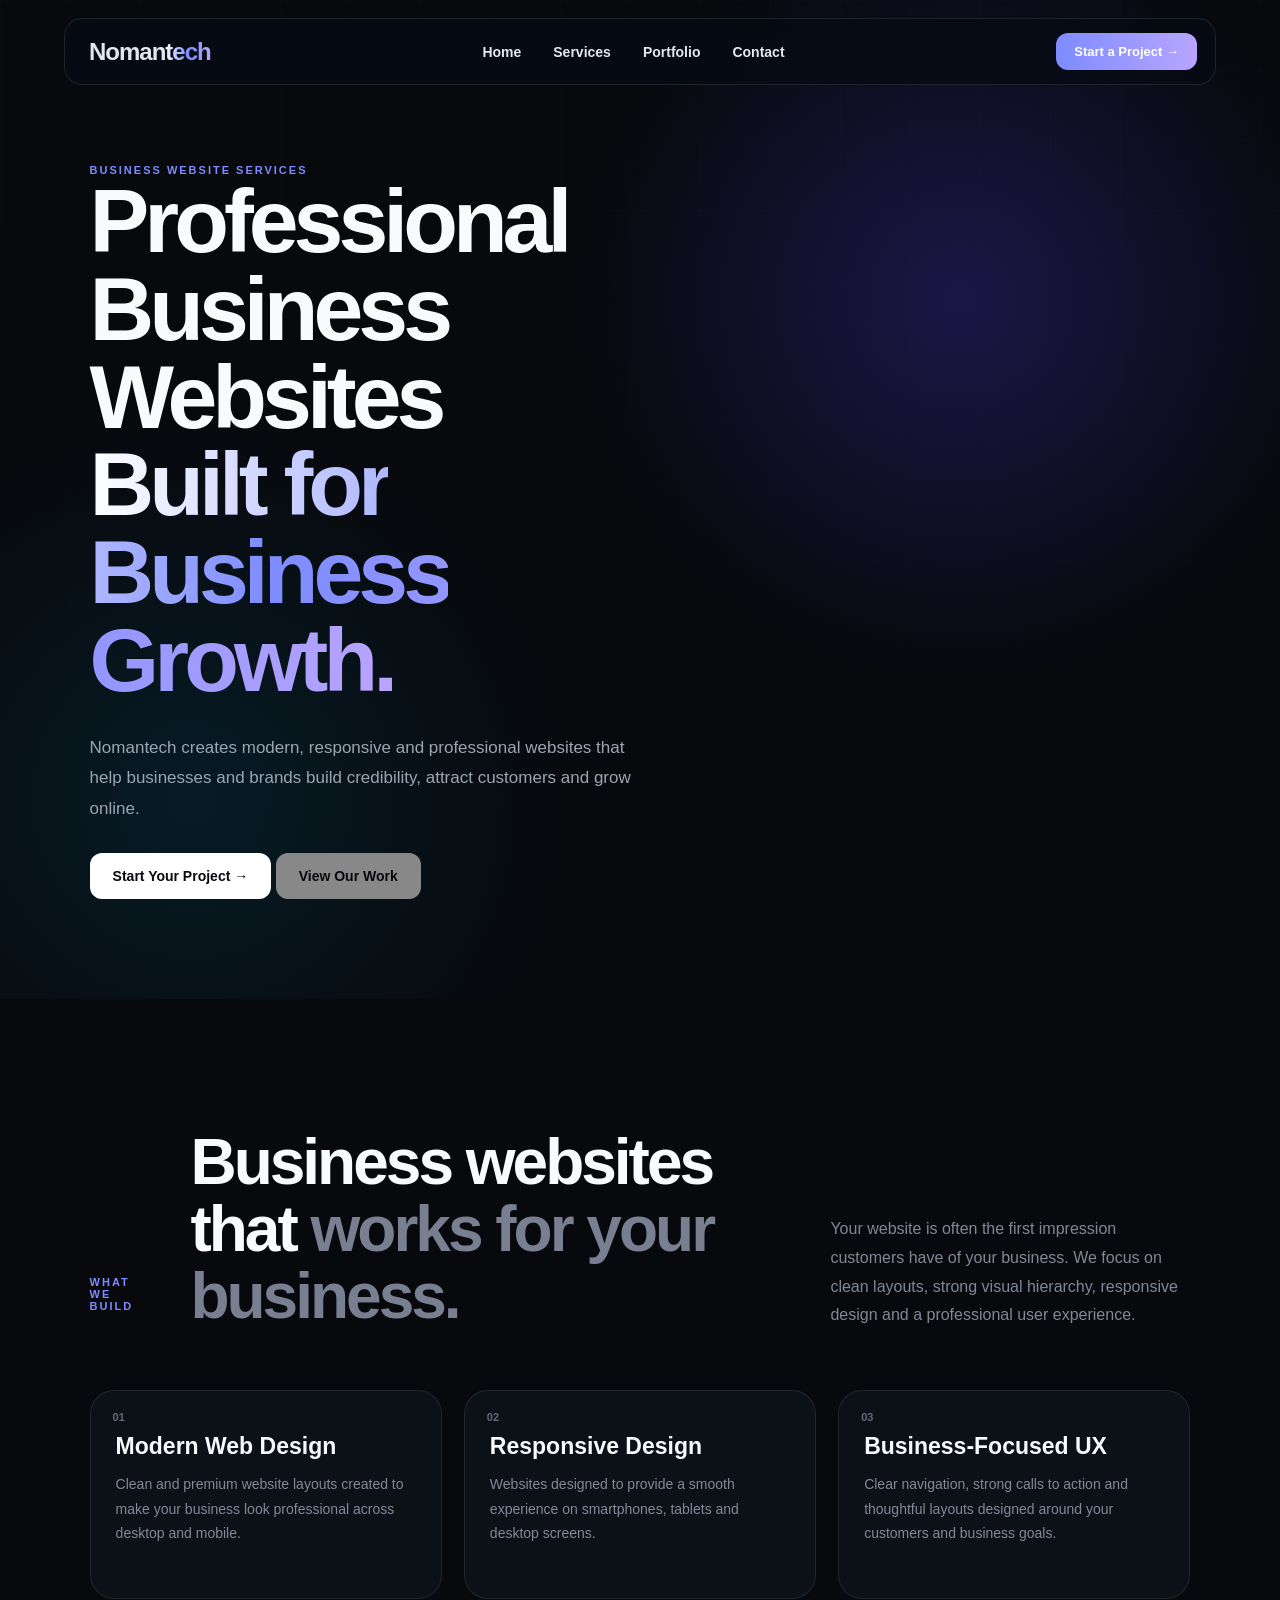
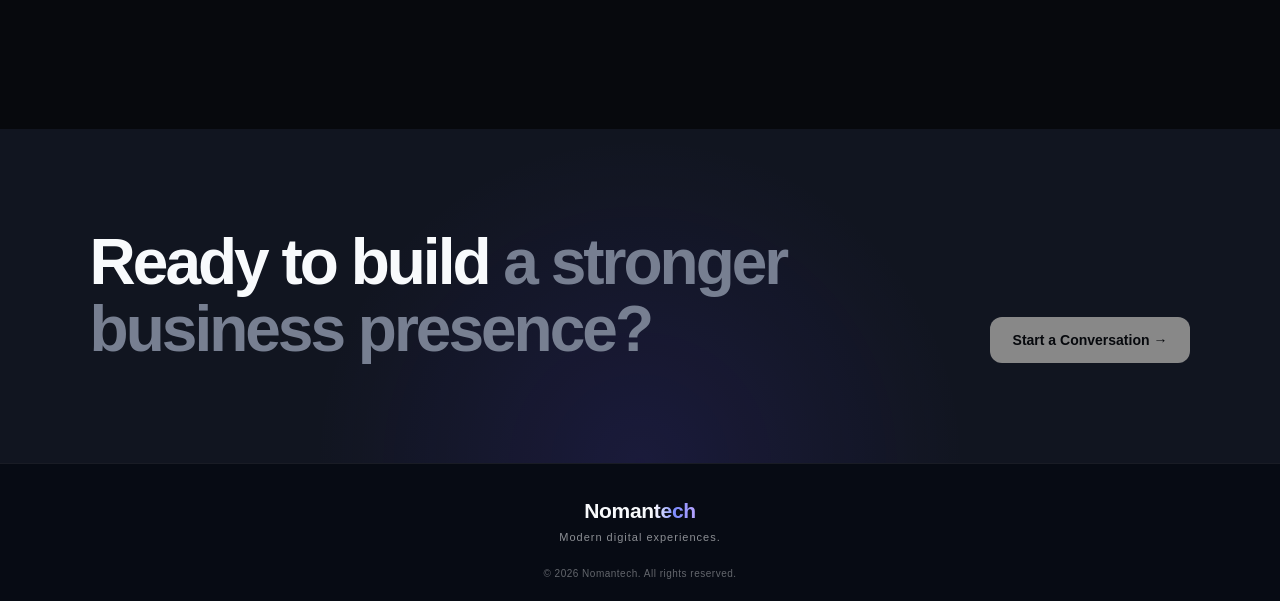
<file: business-websites.html>
<!DOCTYPE html>
<html lang="en">
<head>
    <meta charset="UTF-8">
    <meta name="viewport" content="width=device-width, initial-scale=1.0">

    <title>Business Website Services | Nomantech</title>

    <meta name="description" content="Professional business website services by Nomantech. Modern, responsive and conversion-focused websites for businesses and brands worldwide.">

    <meta name="robots" content="index, follow">
    <link rel="canonical" href="https://noman-baloch.github.io/nomantech/business-websites.html">

    <meta property="og:title" content="Professional Business Website Services | Nomantech">
    <meta property="og:description" content="Modern, responsive and professional websites designed for businesses and brands worldwide.">
    <meta property="og:url" content="https://noman-baloch.github.io/nomantech/business-websites.html">
    <meta property="og:type" content="website">

    <link rel="stylesheet" href="style.css">
</head>

<body>

<header class="site-header">
    <nav class="navbar">

        <a href="index.html" class="logo">
            Noman<span>tech</span>
        </a>

        <div class="nav-links">
            <a href="index.html">Home</a>
            <a href="index.html#services">Services</a>
            <a href="index.html#portfolio">Portfolio</a>
            <a href="index.html#contact">Contact</a>
        </div>

        <a href="index.html#contact" class="nav-button">
            Start a Project →
        </a>

    </nav>
</header>

<main>

<section class="hero">

    <div class="hero-content">

        <span class="section-label">BUSINESS WEBSITE SERVICES</span>

        <h1>
            Professional Business Websites
            <span>Built for Business Growth.</span>
        </h1>

        <p>
            Nomantech creates modern, responsive and professional websites
            that help businesses and brands build credibility, attract
            customers and grow online.
        </p>

        <div class="hero-actions">
            <a href="index.html#contact" class="button button-primary">
                Start Your Project →
            </a>

            <a href="index.html#portfolio" class="button button-light">
                View Our Work
            </a>
        </div>

    </div>

</section>


<section class="services-section">

    <div class="section-top">
        <div class="section-label">WHAT WE BUILD</div>

        <h2>
            Business websites that
            <span>works for your business.</span>
        </h2>

        <p>
            Your website is often the first impression customers have of your
            business. We focus on clean layouts, strong visual hierarchy,
            responsive design and a professional user experience.
        </p>
    </div>


    <div class="services-grid">

        <div class="service-card">
            <div class="service-number">01</div>

            <div class="service-content">
                <h3>Modern Web Design</h3>
                <p>
                    Clean and premium website layouts created to make your
                    business look professional across desktop and mobile.
                </p>
            </div>
        </div>


        <div class="service-card">
            <div class="service-number">02</div>

            <div class="service-content">
                <h3>Responsive Design</h3>
                <p>
                    Websites designed to provide a smooth experience on
                    smartphones, tablets and desktop screens.
                </p>
            </div>
        </div>


        <div class="service-card">
            <div class="service-number">03</div>

            <div class="service-content">
                <h3>Business-Focused UX</h3>
                <p>
                    Clear navigation, strong calls to action and thoughtful
                    layouts designed around your customers and business goals.
                </p>
            </div>
        </div>

    </div>

</section>


<section class="cta-section">

    <div class="cta-inner">

        <h2>
            Ready to build
            <span>a stronger business presence?</span>
        </h2>

        <a href="index.html#contact" class="button button-light">
            Start a Conversation →
        </a>

    </div>

</section>

</main>


<footer class="site-footer">

    <div>
        <a href="index.html" class="logo">
            Noman<span>tech</span>
        </a>

        <p>
            Modern digital experiences.
        </p>
    </div>

    <p>
        © 2026 Nomantech. All rights reserved.
    </p>

</footer>

</body>
</html>
</file>
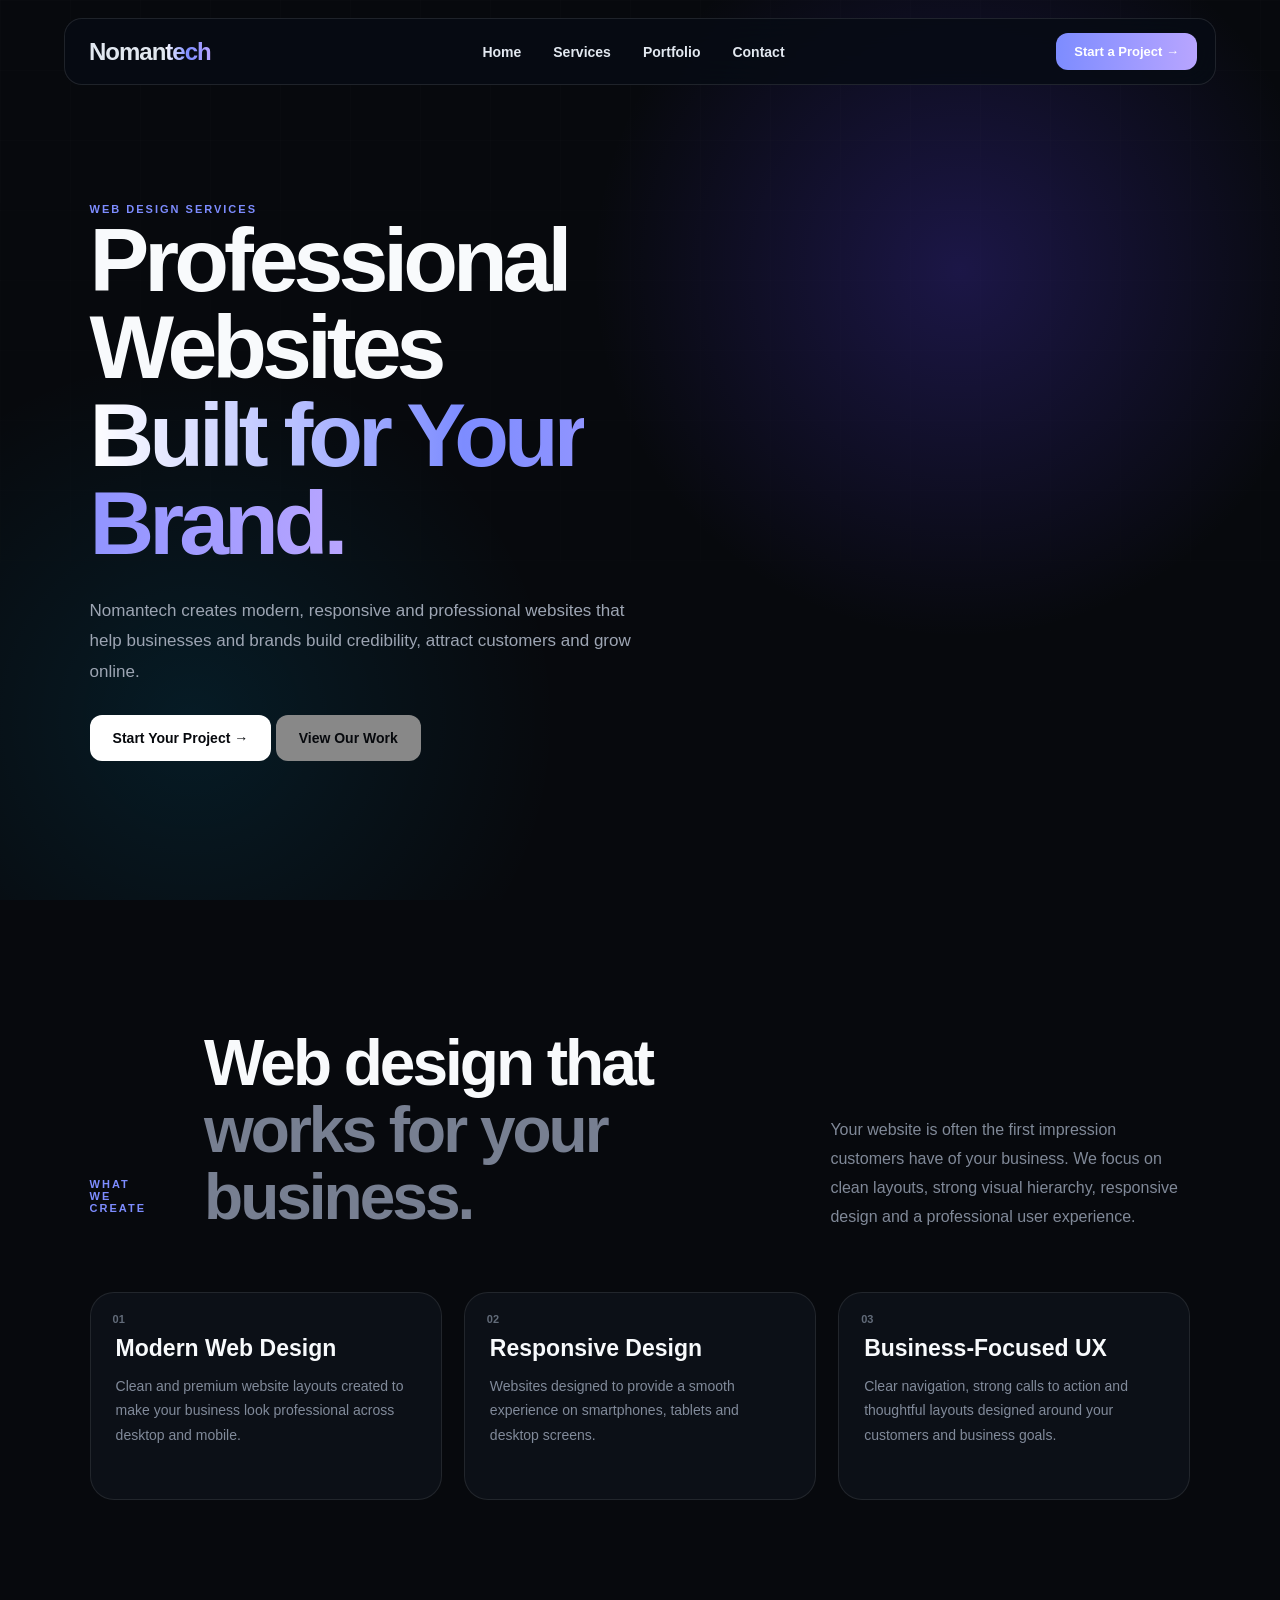
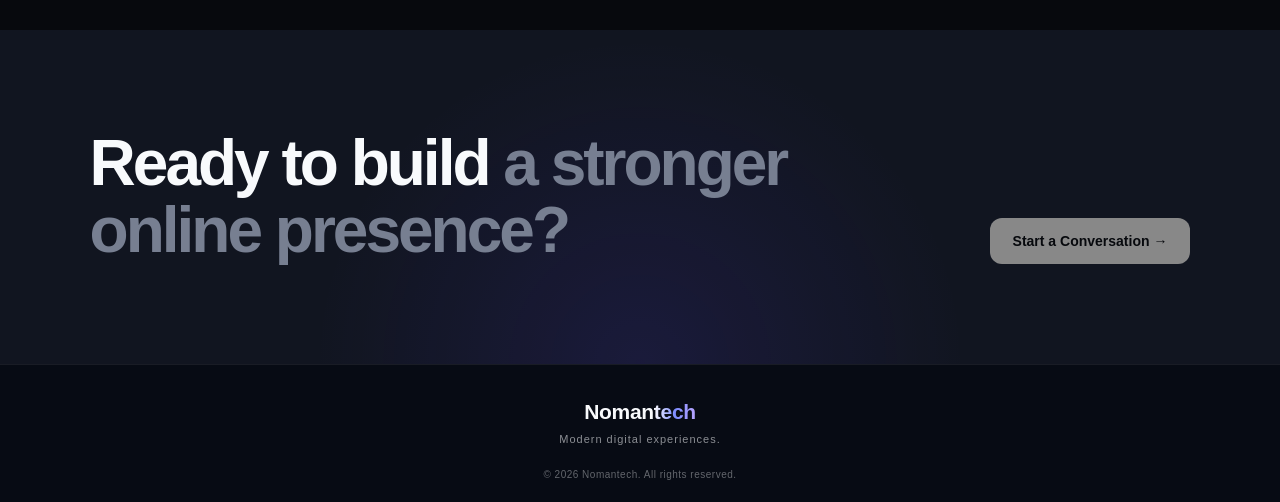
<file: web-design.html>
<!DOCTYPE html>
<html lang="en">
<head>
    <meta charset="UTF-8">
    <meta name="viewport" content="width=device-width, initial-scale=1.0">

    <title>Web Design Services | Nomantech</title>

    <meta name="description" content="Professional web design services by Nomantech. Modern, responsive and conversion-focused websites for businesses and brands worldwide.">

    <meta name="robots" content="index, follow">
    <link rel="canonical" href="https://noman-baloch.github.io/nomantech/web-design.html">

    <meta property="og:title" content="Professional Web Design Services | Nomantech">
    <meta property="og:description" content="Modern, responsive and professional websites designed for businesses and brands worldwide.">
    <meta property="og:url" content="https://noman-baloch.github.io/nomantech/web-design.html">
    <meta property="og:type" content="website">

    <link rel="stylesheet" href="style.css">
</head>

<body>

<header class="site-header">
    <nav class="navbar">

        <a href="index.html" class="logo">
            Noman<span>tech</span>
        </a>

        <div class="nav-links">
            <a href="index.html">Home</a>
            <a href="index.html#services">Services</a>
            <a href="index.html#portfolio">Portfolio</a>
            <a href="index.html#contact">Contact</a>
        </div>

        <a href="index.html#contact" class="nav-button">
            Start a Project →
        </a>

    </nav>
</header>

<main>

<section class="hero">

    <div class="hero-content">

        <span class="section-label">WEB DESIGN SERVICES</span>

        <h1>
            Professional Websites
            <span>Built for Your Brand.</span>
        </h1>

        <p>
            Nomantech creates modern, responsive and professional websites
            that help businesses and brands build credibility, attract
            customers and grow online.
        </p>

        <div class="hero-actions">
            <a href="index.html#contact" class="button button-primary">
                Start Your Project →
            </a>

            <a href="index.html#portfolio" class="button button-light">
                View Our Work
            </a>
        </div>

    </div>

</section>


<section class="services-section">

    <div class="section-top">
        <div class="section-label">WHAT WE CREATE</div>

        <h2>
            Web design that
            <span>works for your business.</span>
        </h2>

        <p>
            Your website is often the first impression customers have of your
            business. We focus on clean layouts, strong visual hierarchy,
            responsive design and a professional user experience.
        </p>
    </div>


    <div class="services-grid">

        <div class="service-card">
            <div class="service-number">01</div>

            <div class="service-content">
                <h3>Modern Web Design</h3>
                <p>
                    Clean and premium website layouts created to make your
                    business look professional across desktop and mobile.
                </p>
            </div>
        </div>


        <div class="service-card">
            <div class="service-number">02</div>

            <div class="service-content">
                <h3>Responsive Design</h3>
                <p>
                    Websites designed to provide a smooth experience on
                    smartphones, tablets and desktop screens.
                </p>
            </div>
        </div>


        <div class="service-card">
            <div class="service-number">03</div>

            <div class="service-content">
                <h3>Business-Focused UX</h3>
                <p>
                    Clear navigation, strong calls to action and thoughtful
                    layouts designed around your customers and business goals.
                </p>
            </div>
        </div>

    </div>

</section>


<section class="cta-section">

    <div class="cta-inner">

        <h2>
            Ready to build
            <span>a stronger online presence?</span>
        </h2>

        <a href="index.html#contact" class="button button-light">
            Start a Conversation →
        </a>

    </div>

</section>

</main>


<footer class="site-footer">

    <div>
        <a href="index.html" class="logo">
            Noman<span>tech</span>
        </a>

        <p>
            Modern digital experiences.
        </p>
    </div>

    <p>
        © 2026 Nomantech. All rights reserved.
    </p>

</footer>

</body>
</html>
</file>
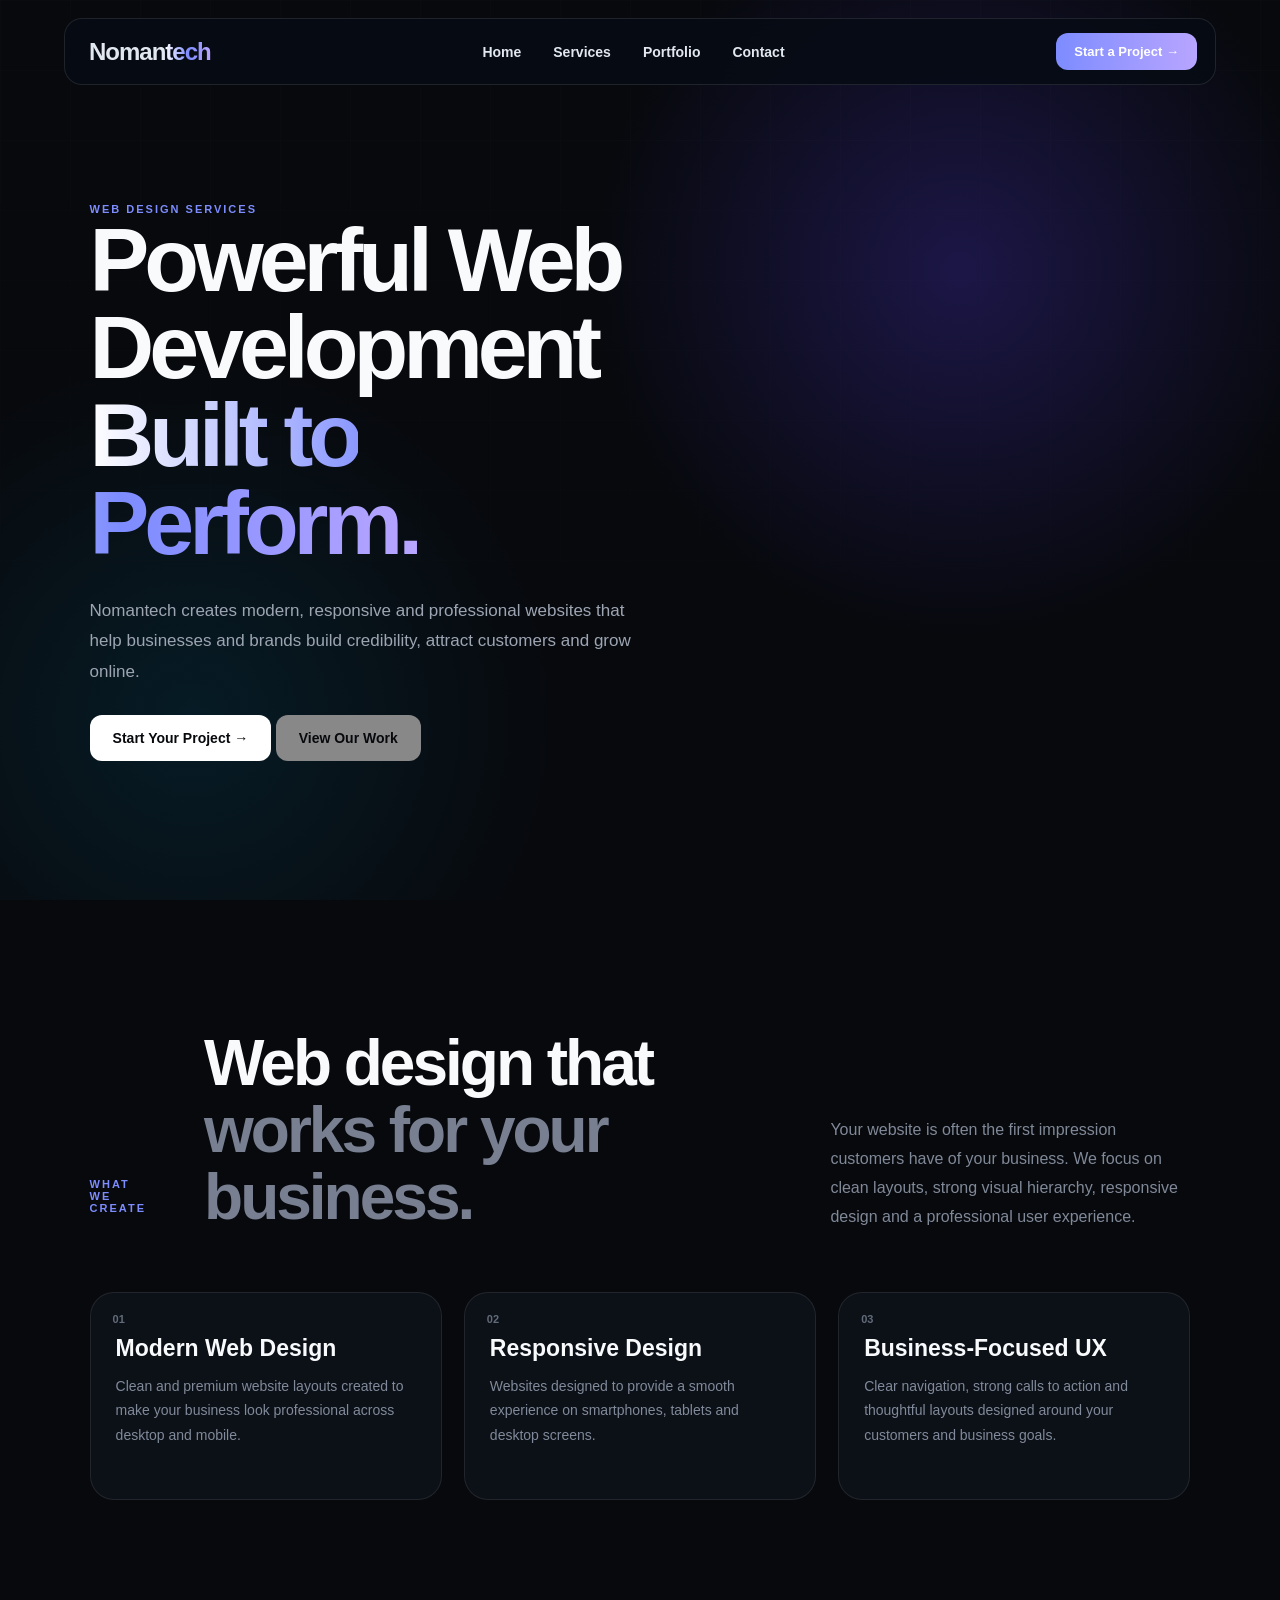
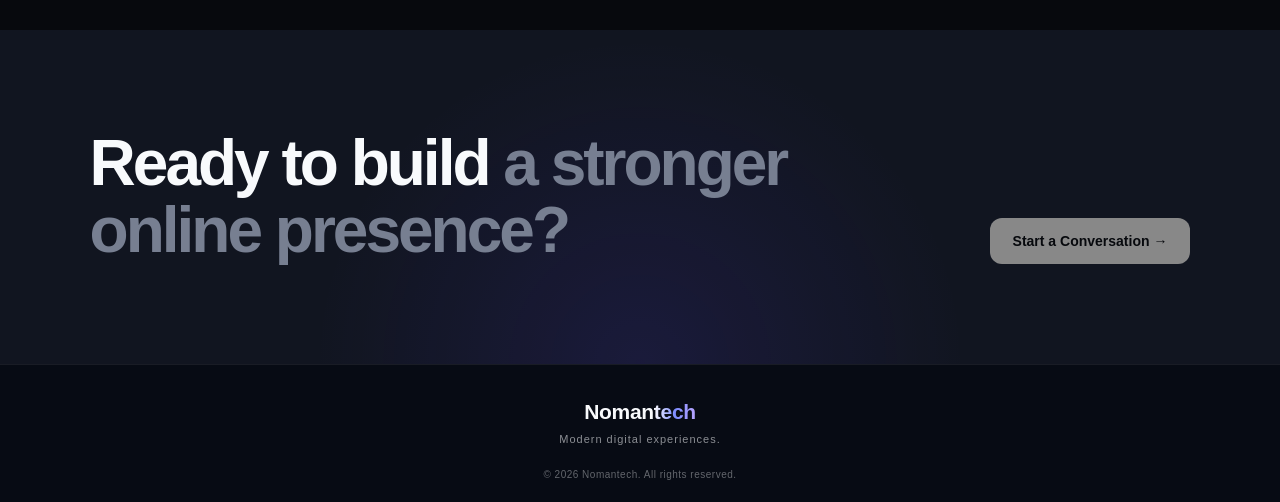
<file: web-development.html>
<!DOCTYPE html>
<html lang="en">
<head>
    <meta charset="UTF-8">
    <meta name="viewport" content="width=device-width, initial-scale=1.0">

    <title>Web Development Services | Nomantech</title>

    <meta name="description" content="Professional web development services by Nomantech. Modern, responsive and conversion-focused websites for businesses and brands worldwide.">

    <meta name="robots" content="index, follow">
    <link rel="canonical" href="https://noman-baloch.github.io/nomantech/web-development.html">

    <meta property="og:title" content="Professional Web Development Services | Nomantech">
    <meta property="og:description" content="Modern, responsive and professional websites designed for businesses and brands worldwide.">
    <meta property="og:url" content="https://noman-baloch.github.io/nomantech/web-development.html">
    <meta property="og:type" content="website">

    <link rel="stylesheet" href="style.css">
</head>

<body>

<header class="site-header">
    <nav class="navbar">

        <a href="index.html" class="logo">
            Noman<span>tech</span>
        </a>

        <div class="nav-links">
            <a href="index.html">Home</a>
            <a href="index.html#services">Services</a>
            <a href="index.html#portfolio">Portfolio</a>
            <a href="index.html#contact">Contact</a>
        </div>

        <a href="index.html#contact" class="nav-button">
            Start a Project →
        </a>

    </nav>
</header>

<main>

<section class="hero">

    <div class="hero-content">

        <span class="section-label">WEB DESIGN SERVICES</span>

        <h1>
            Powerful Web Development
            <span>Built to Perform.</span>
        </h1>

        <p>
            Nomantech creates modern, responsive and professional websites
            that help businesses and brands build credibility, attract
            customers and grow online.
        </p>

        <div class="hero-actions">
            <a href="index.html#contact" class="button button-primary">
                Start Your Project →
            </a>

            <a href="index.html#portfolio" class="button button-light">
                View Our Work
            </a>
        </div>

    </div>

</section>


<section class="services-section">

    <div class="section-top">
        <div class="section-label">WHAT WE CREATE</div>

        <h2>
            Web design that
            <span>works for your business.</span>
        </h2>

        <p>
            Your website is often the first impression customers have of your
            business. We focus on clean layouts, strong visual hierarchy,
            responsive design and a professional user experience.
        </p>
    </div>


    <div class="services-grid">

        <div class="service-card">
            <div class="service-number">01</div>

            <div class="service-content">
                <h3>Modern Web Design</h3>
                <p>
                    Clean and premium website layouts created to make your
                    business look professional across desktop and mobile.
                </p>
            </div>
        </div>


        <div class="service-card">
            <div class="service-number">02</div>

            <div class="service-content">
                <h3>Responsive Design</h3>
                <p>
                    Websites designed to provide a smooth experience on
                    smartphones, tablets and desktop screens.
                </p>
            </div>
        </div>


        <div class="service-card">
            <div class="service-number">03</div>

            <div class="service-content">
                <h3>Business-Focused UX</h3>
                <p>
                    Clear navigation, strong calls to action and thoughtful
                    layouts designed around your customers and business goals.
                </p>
            </div>
        </div>

    </div>

</section>


<section class="cta-section">

    <div class="cta-inner">

        <h2>
            Ready to build
            <span>a stronger online presence?</span>
        </h2>

        <a href="index.html#contact" class="button button-light">
            Start a Conversation →
        </a>

    </div>

</section>

</main>


<footer class="site-footer">

    <div>
        <a href="index.html" class="logo">
            Noman<span>tech</span>
        </a>

        <p>
            Modern digital experiences.
        </p>
    </div>

    <p>
        © 2026 Nomantech. All rights reserved.
    </p>

</footer>

</body>
</html>
</file>
<file: style.css>
* {
  margin: 0;
  padding: 0;
  box-sizing: border-box;
  }

html {
scroll-behavior: smooth;
}

body {
font-family: "DM Sans", sans-serif;
background: #07090d;
color: #f8fafc;
overflow-x: hidden;
}

a {
color: inherit;
text-decoration: none;
}

img {
display: block;
width: 100%;
}

/* ================= NAVBAR ================= */

.site-header {
position: fixed;
top: 0;
left: 0;
width: 100%;
z-index: 1000;
padding: 18px 5%;
}

.navbar {
max-width: 1250px;
margin: auto;
padding: 14px 18px 14px 24px;
display: flex;
align-items: center;
justify-content: space-between;
border: 1px solid rgba(255,255,255,.10);
border-radius: 18px;
background: rgba(10,12,18,.72);
backdrop-filter: blur(18px);
}

.logo {
font-family: "Manrope", sans-serif;
font-size: 24px;
font-weight: 800;
letter-spacing: -1px;
}

.logo span { background: linear-gradient(90deg, #ffffff, #7d8cff, #b8a5ff); -webkit-background-clip: text; -webkit-text-fill-color: transparent; background-clip: text; color: transparent !important; }

.nav-links {
display: flex;
gap: 32px;
}

.nav-links a {
color: #a7afbd;
font-size: 14px;
transition: .3s ease;
}

.nav-links a:hover {
color: white;
}

.nav-button {
padding: 11px 18px;
border-radius: 12px;
background: linear-gradient(90deg, #7d8cff, #b8a5ff) !important;
color: #ffffff !important;
font-size: 13px;
font-weight: 700;
}

/* ================= HERO ================= */

.hero {
min-height: 100vh;
padding: 160px 7% 100px;
display: grid;
grid-template-columns: 1.05fr .95fr;
align-items: center;
gap: 70px;
position: relative;
overflow: hidden;
background:
radial-gradient(circle at 75% 30%, rgba(93,65,255,.24), transparent 32%),
radial-gradient(circle at 15% 80%, rgba(0,190,255,.10), transparent 28%),
#07090d;
}

.hero::before {
content: "";
position: absolute;
inset: 0;
opacity: .13;
background-image:
linear-gradient(rgba(255,255,255,.08) 1px, transparent 1px),
linear-gradient(90deg, rgba(255,255,255,.08) 1px, transparent 1px);
background-size: 70px 70px;
mask-image: linear-gradient(to bottom, black, transparent);
}

.hero-content {
position: relative;
z-index: 2;
max-width: 700px;
}

.hero-badge {
display: inline-flex;
align-items: center;
gap: 9px;
padding: 8px 13px;
border: 1px solid rgba(255,255,255,.12);
border-radius: 100px;
background: rgba(255,255,255,.04);
color: #b9c0cc;
font-size: 12px;
margin-bottom: 28px;
}

.hero-badge span {
width: 7px;
height: 7px;
border-radius: 50%;
background: #76ffb0;
box-shadow: 0 0 14px #76ffb0;
}

.hero h1 {
font-family: "Manrope", sans-serif;
font-size: clamp(52px, 7vw, 92px);
line-height: .98;
letter-spacing: -5px;
max-width: 800px;
}

.hero h1 span {
background: linear-gradient(90deg, #ffffff, #7d8cff, #b8a5ff);
-webkit-background-clip: text;
color: transparent;
}

.hero-content > p {
max-width: 590px;
margin: 28px 0;
color: #9da5b3;
font-size: 17px;
line-height: 1.8;
}

.hero-buttons {
display: flex;
gap: 14px;
flex-wrap: wrap;
}

.button {
display: inline-flex;
align-items: center;
justify-content: center;
padding: 15px 23px;
border-radius: 13px;
font-size: 14px;
font-weight: 700;
transition: .3s ease;
}

.button-primary {
background: white;
color: #07090d;
}

.button-primary:hover {
transform: translateY(-3px);
}

.button-outline {
border: 1px solid rgba(255,255,255,.15);
color: white;
background: rgba(255,255,255,.04);
}

.button-outline:hover {
background: rgba(255,255,255,.10);
}

.hero-trust {
margin-top: 48px;
display: flex;
align-items: center;
gap: 14px;
}

.hero-trust p {
color: #737c8c;
font-size: 12px;
line-height: 1.5;
}

.trust-avatars {
display: flex;
}

.trust-avatars span {
width: 34px;
height: 34px;
margin-left: -7px;
display: grid;
place-items: center;
border-radius: 50%;
border: 2px solid #07090d;
background: #171b25;
color: white;
font-size: 11px;
font-weight: 700;
}

.trust-avatars span:first-child {
margin-left: 0;
}

/* ================= HERO IMAGE ================= */

.hero-visual {
position: relative;
min-height: 570px;
display: grid;
place-items: center;
}

.visual-glow {
position: absolute;
width: 400px;
height: 400px;
border-radius: 50%;
background: #6246ff;
filter: blur(150px);
opacity: .20;
}

.hero-image-wrap {
width: min(100%, 500px);
height: 590px;
padding: 10px;
border-radius: 30px;
background: linear-gradient(
145deg,
rgba(255,255,255,.22),
rgba(255,255,255,.03)
);
transform: rotate(3deg);
position: relative;
z-index: 2;
}

.hero-image-wrap img {
height: 100%;
object-fit: cover;
border-radius: 23px;
filter: saturate(.85);
}

.floating-card {
position: absolute;
z-index: 5;
padding: 15px 18px;
border-radius: 15px;
background: rgba(15,18,26,.82);
border: 1px solid rgba(255,255,255,.13);
backdrop-filter: blur(15px);
box-shadow: 0 20px 50px rgba(0,0,0,.35);
}

.floating-card strong {
display: block;
font-family: "Manrope", sans-serif;
font-size: 21px;
}

.floating-card small {
color: #858e9e;
font-size: 10px;
}

.card-one {
top: 12%;
left: 0;
}

.card-two {
right: -2%;
bottom: 13%;
}

/* ================= TRUSTED ================= */

.trusted-section {
padding: 35px 7%;
border-top: 1px solid rgba(255,255,255,.07);
border-bottom: 1px solid rgba(255,255,255,.07);
background: #090c11;
}

.trusted-section > p {
text-align: center;
color: #626b79;
font-size: 10px;
letter-spacing: 2px;
margin-bottom: 25px;
}

.trusted-items {
display: flex;
justify-content: center;
gap: clamp(25px, 6vw, 90px);
flex-wrap: wrap;
}

.trusted-items span {
color: #707887;
font-family: "Manrope", sans-serif;
font-size: 13px;
font-weight: 700;
letter-spacing: 2px;
}

/* ================= GENERAL ================= */

.section-label {
color: #7d8cff;
font-size: 11px;
font-weight: 700;
letter-spacing: 2px;
margin-bottom: 18px;
}

.about-section,
.services-section,
.work-section,
.contact-section {
padding: 130px 7%;
}

/* ================= ABOUT ================= */

.about-section {
background: #0b0e14;
}

.about-grid {
max-width: 1200px;
margin: auto;
display: grid;
grid-template-columns: 1fr 1fr;
gap: 100px;
}

.about-heading h2,
.section-top h2,
.work-section h2,
.contact-heading h2,
.cta-section h2 {
font-family: "Manrope", sans-serif;
font-size: clamp(38px, 5vw, 65px);
line-height: 1.05;
letter-spacing: -3px;
}

.about-heading h2 span,
.section-top h2 span,
.work-section h2 span,
.contact-heading h2 span,
.cta-section h2 span {
color: #777f91;
}

.about-text {
padding-top: 8px;
}

.about-text p {
color: #929aaa;
line-height: 1.9;
margin-bottom: 20px;
}

.text-link {
display: inline-block;
margin-top: 10px;
color: white;
font-weight: 700;
font-size: 14px;
}

.stats {
max-width: 1200px;
margin: 100px auto 0;
display: grid;
grid-template-columns: repeat(4, 1fr);
border-top: 1px solid rgba(255,255,255,.10);
border-bottom: 1px solid rgba(255,255,255,.10);
}

.stat {
padding: 28px 20px;
border-right: 1px solid rgba(255,255,255,.08);
}

.stat:last-child {
border-right: 0;
}

.stat strong {
display: block;
font-family: "Manrope", sans-serif;
font-size: 25px;
margin-bottom: 8px;
}

.stat span {
color: #727b8b;
font-size: 12px;
}

/* ================= SERVICES ================= */

.services-section {
background: #07090d;
}

.section-top {
max-width: 1200px;
margin: auto auto 60px;
display: flex;
justify-content: space-between;
align-items: end;
gap: 50px;
}

.section-top > p {
max-width: 360px;
color: #808998;
line-height: 1.8;
}

.services-grid {
max-width: 1200px;
margin: auto;
display: grid;
grid-template-columns: repeat(3, 1fr);
gap: 22px;
}

.service-card {
overflow: hidden;
border: 1px solid rgba(255,255,255,.09);
border-radius: 24px;
background: #0c1017;
transition: .4s ease;
}

.service-card:hover {
transform: translateY(-8px);
border-color: rgba(255,255,255,.20);
}

.service-number {
padding: 20px 22px 0;
color: #626b79;
font-size: 11px;
font-weight: 700;
}

.service-image {
height: 230px;
margin: 15px;
overflow: hidden;
border-radius: 17px;
}

.service-image img {
height: 100%;
object-fit: cover;
transition: .5s ease;
}

.service-card:hover .service-image img {
transform: scale(1.06);
}

.service-content {
padding: 10px 25px 30px;
}

.service-content h3 {
font-family: "Manrope", sans-serif;
font-size: 23px;
margin-bottom: 12px;
}

.service-content p {
color: #818a9a;
font-size: 14px;
line-height: 1.75;
margin-bottom: 22px;
}

.service-content a {
font-size: 13px;
font-weight: 700;
color: white;
}

/* ================= WORK ================= */

.work-section {
background: #0b0e14;
}

.work-section > h2 {
max-width: 800px;
margin-bottom: 70px;
}

.process-grid {
max-width: 1200px;
margin: auto;
display: grid;
grid-template-columns: repeat(4, 1fr);
border-top: 1px solid rgba(255,255,255,.09);
}

.process-item {
padding: 30px 25px;
border-right: 1px solid rgba(255,255,255,.09);
}

.process-item:last-child {
border-right: 0;
}

.process-item > span {
color: #66708a;
font-size: 11px;
}

.process-item h3 {
margin: 55px 0 12px;
font-family: "Manrope", sans-serif;
font-size: 22px;
}

.process-item p {
color: #7c8595;
font-size: 13px;
line-height: 1.7;
}

/* ================= CTA ================= */

.cta-section {
padding: 100px 7%;
background:
radial-gradient(circle at 50% 100%, rgba(93,65,255,.12), transparent 45%),
#111520;
}

.cta-inner {
max-width: 1200px;
margin: auto;
display: flex;
align-items: end;
justify-content: space-between;
gap: 40px;
}

.cta-section h2 {
max-width: 700px;
}

.button-light {
background: #888888 !important;
color: #07090d;
white-space: nowrap;
box-shadow: none !important;
text-shadow: none !important;
filter: none !important;
}

/* ================= CONTACT ================= */

.contact-section {
background: #07090d;
display: grid;
grid-template-columns: .8fr 1.2fr;
gap: 100px;
}

.contact-heading p {
max-width: 470px;
margin-top: 25px;
color: #7f8898;
line-height: 1.8;
}

.contact-form {
max-width: 650px;
}

.form-row {
display: grid;
grid-template-columns: 1fr 1fr;
gap: 18px;
}

.contact-form input,
.contact-form textarea {
width: 100%;
padding: 17px 20px;
border: 1px solid rgba(255,255,255,.10);
border-radius: 14px;
background: rgba(255,255,255,.04);
color: #fff;
font-size: 15px;
outline: none;
transition: .3s ease;
box-sizing: border-box;
}

.contact-form input::placeholder,
.contact-form textarea::placeholder {
color: #737b8c;
}

.contact-form input:focus,
.contact-form textarea:focus {
border-color: rgba(255,255,255,.35);
background: rgba(255,255,255,.07);
transform: translateY(-1px);
}

.contact-form textarea {
min-height: 170px;
resize: vertical;
}

.contact-form button,
.contact-form input[type="submit"] {
margin-top: 20px;
padding: 16px 30px;
border: none;
border-radius: 12px;
background: #fff;
color: #07090d;
font-size: 15px;
font-weight: 700;
cursor: pointer;
transition: .3s ease;
}

.contact-form button:hover,
.contact-form input[type="submit"]:hover {
transform: none;
box-shadow: 0 12px 30px rgba(255,255,255,.12);
}

@media (max-width: 800px) {
.contact-section {
grid-template-columns: 1fr;
gap: 50px;
}

.form-row {
grid-template-columns: 1fr;
}
}

.form-group {
margin-bottom: 20px;
}

.form-group label {
display: block;
margin-bottom: 9px;
color: #aeb5c2;
font-size: 12px;
}

.form-group input,
.form-group select,
.form-group textarea {
width: 100%;
padding: 16px;
border: 1px solid rgba(255,255,255,.10);
border-radius: 12px;
outline: none;
background: #0d1118;
color: white;
font-family: inherit;
font-size: 13px;
transition: .3s ease;
}

.form-group input:focus,
.form-group select:focus,
.form-group textarea:focus {
border-color: rgba(130,140,255,.7);
}

.form-group textarea {
resize: vertical;
}

.submit-button {
width: 100%;
padding: 16px;
border: 0;
border-radius: 12px;
background: white;
color: #07090d;
font-weight: 800;
cursor: pointer;
transition: .3s ease;
}

.submit-button:hover {
transform: translateY(-2px);
}
/* ================= FOOTER ================= */

.footer {
padding: 70px 7% 28px;
background: #05070a;
border-top: 1px solid rgba(255,255,255,.08);
position: relative;
overflow: hidden;
}

.footer::before {
content: "";
position: absolute;
width: 320px;
height: 320px;
background: rgba(255,255,255,.025);
filter: blur(90px);
border-radius: 50%;
top: -180px;
left: 10%;
pointer-events: none;
}

.footer-top {
max-width: 1200px;
margin: auto;
display: flex;
justify-content: space-between;
align-items: flex-start;
gap: 60px;
padding-bottom: 50px;
position: relative;
z-index: 1;
}

.footer-logo {
display: inline-block;
margin-bottom: 14px;
font-size: 22px;
font-weight: 800;
letter-spacing: -0.5px;
color: #fff;
}

.footer-top p {
max-width: 360px;
color: #687180;
font-size: 13px;
line-height: 1.8;
}

.footer-links {
display: flex;
gap: 30px;
align-items: center;
flex-wrap: wrap;
}

.footer-links a {
color: #7b8492;
font-size: 13px;
text-decoration: none;
transition: .3s ease;
position: relative;
}

.footer-links a::after {
content: "";
position: absolute;
left: 0;
bottom: -7px;
width: 0;
height: 1px;
background: #fff;
transition: .3s ease;
}

.footer-links a:hover {
color: #fff;
}

.footer-links a:hover::after {
width: 100%;
}

.footer-bottom {
max-width: 1200px;
margin: auto;
padding-top: 24px;
border-top: 1px solid rgba(255,255,255,.07);
display: flex;
justify-content: space-between;
align-items: center;
gap: 20px;
position: relative;
z-index: 1;
}

.footer-bottom p {
color: #555e6c;
font-size: 11px;
line-height: 1.6;
}

@media (max-width: 700px) {
.footer {
padding: 55px 6% 25px;
}

.footer-top {
flex-direction: column;
gap: 30px;
padding-bottom: 35px;
}

.footer-links {
gap: 22px;
}

.footer-bottom {
flex-direction: column;
align-items: flex-start;
gap: 10px;
}
}
/* ================= MOBILE ================= */

@media (max-width: 900px) {

.nav-links {
    display: none;
}

.hero {
    grid-template-columns: 1fr;
    padding-top: 140px;
}

.hero-visual {
    min-height: 360px;
}

.hero-image-wrap {
    height: 360px;
}

.services-grid {
    grid-template-columns: 1fr;
    max-width: 550px;
}

.about-grid,
.contact-section {
    grid-template-columns: 1fr;
    gap: 50px;
}

.stats {
    grid-template-columns: repeat(2, 1fr);
}

.stat:nth-child(2) {
    border-right: 0;
}

.section-top {
    display: block;
}

.section-top > p {
    margin-top: 25px;
}

.process-grid {
    grid-template-columns: repeat(2, 1fr);
}

.process-item:nth-child(2) {
    border-right: 0;
}

.process-item:nth-child(3),
.process-item:nth-child(4) {
    border-top: 1px solid rgba(255,255,255,.09);
}

.cta-inner {
    display: block;
}

.cta-inner .button {
    margin-top: 30px;
}

}

@media (max-width: 600px) {

.site-header {
    padding: 12px;
}

.navbar {
    padding: 12px 15px;
}

.nav-button {
    padding: 9px 12px;
    font-size: 11px;
}

.hero {
    padding: 125px 20px 70px;
    gap: 35px;
}

.hero h1 {
    font-size: clamp(44px, 14vw, 64px);
    letter-spacing: -3px;
}

.hero-content > p {
    font-size: 15px;
}

.hero-visual {
    min-height: 390px;
}

.hero-image-wrap {
    height: 390px;
}

.floating-card {
    padding: 11px 13px;
}

.card-one {
    left: -5px;
}

.card-two {
    right: -5px;
}

.about-section,
.services-section,
.work-section,
.contact-section {
    padding: 90px 20px;
}

.about-grid {
    gap: 35px;
}

.about-heading h2,
.section-top h2,
.work-section h2,
.contact-heading h2,
.cta-section h2 {
    font-size: 40px;
    letter-spacing: -2px;
}

.stats {
    margin-top: 60px;
}

.stat {
    padding: 22px 12px;
}

.service-image {
    height: 210px;
}

.process-grid {
    grid-template-columns: 1fr;
}

.process-item {
    border-right: 0;
    border-bottom: 1px solid rgba(255,255,255,.09);
}

.process-item:last-child {
    border-bottom: 0;
}

.process-item:nth-child(3),
.process-item:nth-child(4) {
    border-top: 0;
}

.form-row {
    grid-template-columns: 1fr;
    gap: 0;
}

.footer {
    padding: 45px 20px 22px;
}

.footer-top,
.footer-bottom {
    display: block;
}

.footer-links {
    margin-top: 30px;
    flex-wrap: wrap;
}

.footer-bottom p + p {
    margin-top: 8px;
}

}
/* ===== NOMANTECH PREMIUM UPGRADE ===== */

html {
    scroll-behavior: smooth;
}

body {
    font-family: 'Inter', sans-serif;
    background: #070b14;
    color: #f8fafc;
    overflow-x: hidden;
}

h1, h2, h3, h4 {
    font-family: 'Space Grotesk', sans-serif;
}

/* Premium navigation */
nav {
    background: rgba(7, 11, 20, 0.82) !important;
    backdrop-filter: blur(18px);
    -webkit-backdrop-filter: blur(18px);
    border-bottom: 1px solid rgba(255,255,255,0.08);
}

nav a {
    color: #e2e8f0 !important;
    font-weight: 600;
    transition: 0.3s ease;
}

nav a:hover {
    color: #38bdf8 !important;
}

/* Premium sections */
section {
    position: relative;
}

/* Headings */
section h2 {
    font-family: 'Space Grotesk', sans-serif;
    font-weight: 700;
    letter-spacing: -1px;
}

/* Service cards */
.card {
    background: rgba(255,255,255,0.06) !important;
    border: 1px solid rgba(255,255,255,0.10);
    border-radius: 22px !important;
    box-shadow: 0 20px 60px rgba(0,0,0,0.25) !important;
    backdrop-filter: blur(15px);
    transition: transform 0.35s ease, box-shadow 0.35s ease, border-color 0.35s ease;
}

.card:hover {
    transform: translateY(-10px);
    border-color: rgba(56,189,248,0.45);
    box-shadow: 0 25px 70px rgba(0,0,0,0.4) !important;
}

/* Images */
img {
    max-width: 100%;
    border-radius: 18px;
    transition: transform 0.4s ease, filter 0.4s ease;
}

img:hover {
    transform: scale(1.025);
}

/* Buttons */
button,
.btn,
a.button {
    border-radius: 12px !important;
    font-weight: 700;
    transition: 0.3s ease;
}

button:hover,
.btn:hover,
a.button:hover {
    transform: none;
}

/* Contact form */
.contact-form input,
.contact-form textarea {
    background: rgba(255,255,255,0.06) !important;
    color: #fff !important;
    border: 1px solid rgba(255,255,255,0.12) !important;
    border-radius: 14px !important;
    padding: 15px 17px !important;
    outline: none;
    transition: 0.3s ease;
}

.contact-form input:focus,
.contact-form textarea:focus {
    border-color: #38bdf8 !important;
    box-shadow: 0 0 0 3px rgba(56,189,248,0.12);
}

/* Selection */
::selection {
    background: #38bdf8;
    color: #020617;
}

/* Mobile */
@media (max-width: 768px) {
    section {
        padding-left: 18px !important;
        padding-right: 18px !important;
    }

    h1 {
        font-size: clamp(38px, 10vw, 60px);
    }

    section h2 {
        font-size: 36px !important;
    }

    .card {
        width: 100% !important;
        max-width: 360px;
    }
}
/* ===== NOMANTECH PREMIUM PORTFOLIO ===== */

.portfolio-section {
    padding: 110px 20px;
    background: #080b12;
    color: #f8fafc;
}

.portfolio-container {
    max-width: 1180px;
    margin: 0 auto;
}

.section-heading {
    max-width: 760px;
    margin: 0 auto 65px;
    text-align: center;
}

.section-heading span {
    display: inline-block;
    margin-bottom: 18px;
    font-size: 13px;
    font-weight: 700;
    letter-spacing: 3px;
    color: #94a3b8;
}

.section-heading h2 {
    margin: 0;
    font-size: clamp(42px, 6vw, 72px);
    line-height: 0.98;
    letter-spacing: -3px;
    font-weight: 800;
    color: #f8fafc;
}

.section-heading p {
    max-width: 650px;
    margin: 25px auto 0;
    color: #94a3b8;
    font-size: 18px;
    line-height: 1.7;
}

/* ===== PORTFOLIO GRID ===== */

.portfolio-grid {
    display: grid;
    grid-template-columns: repeat(3, 1fr);
    gap: 25px;
}

.portfolio-card {
    overflow: hidden;
    background: #0d111a;
    border: 1px solid rgba(255,255,255,0.08);
    border-radius: 24px;
    transition: transform 0.35s ease, border-color 0.35s ease,
                box-shadow 0.35s ease;
}

.portfolio-card:hover {
    transform: translateY(-10px);
    border-color: rgba(255,255,255,0.18);
    box-shadow: 0 25px 60px rgba(0,0,0,0.35);
}

/* ===== PROJECT PREVIEWS ===== */

.portfolio-image {
    height: 270px;
    position: relative;
    display: flex;
    align-items: center;
    justify-content: center;
    overflow: hidden;
}

.portfolio-image::before {
    content: "";
    position: absolute;
    width: 180px;
    height: 180px;
    border-radius: 50%;
    filter: blur(45px);
    opacity: 0.35;
}

.restaurant {
    background:
        linear-gradient(135deg, #17120d, #312218 50%, #0d0f14);
}

.restaurant::before {
    background: #d6a35d;
}

.barber {
    background:
        linear-gradient(135deg, #10131b, #1b2638 50%, #080b12);
}

.barber::before {
    background: #6d8fbd;
}

.business {
    background:
        linear-gradient(135deg, #0d1515, #17302e 50%, #080b12);
}

.business::before {
    background: #5ca99d;
}

.mockup-content {
    position: relative;
    z-index: 2;
    width: 78%;
    padding: 30px;
    text-align: center;
    border: 1px solid rgba(255,255,255,0.12);
    border-radius: 18px;
    background: rgba(10,13,20,0.65);
    backdrop-filter: blur(12px);
    box-shadow: 0 20px 50px rgba(0,0,0,0.3);
}

.mockup-content small {
    display: block;
    margin-bottom: 12px;
    color: #aab4c5;
    font-size: 10px;
    font-weight: 700;
    letter-spacing: 2px;
}

.mockup-content h3 {
    margin: 0 0 8px;
    color: #ffffff;
    font-size: 30px;
    font-weight: 800;
    letter-spacing: -1px;
}

.mockup-content p {
    margin: 0;
    color: #aab4c5;
    font-size: 14px;
}

/* ===== PROJECT INFORMATION ===== */

.portfolio-info {
    padding: 25px 25px 28px;
}

.portfolio-info > span {
    color: #7f8da3;
    font-size: 10px;
    font-weight: 700;
    letter-spacing: 2px;
}

.portfolio-info h3 {
    margin: 9px 0 8px;
    color: #f8fafc;
    font-size: 23px;
    font-weight: 750;
    letter-spacing: -0.5px;
}

.portfolio-info p {
    margin: 0;
    color: #8e99aa;
    font-size: 14px;
    line-height: 1.6;
}

/* ===== MOBILE ===== */

@media (max-width: 900px) {

    .portfolio-section {
        padding: 85px 18px;
    }

    .portfolio-grid {
        grid-template-columns: 1fr;
        max-width: 600px;
        margin: 0 auto;
    }

    .portfolio-image {
        height: 250px;
    }

    .section-heading {
        margin-bottom: 45px;
    }

    .section-heading h2 {
        letter-spacing: -2px;
    }
}

@media (max-width: 480px) {

    .portfolio-section {
        padding: 70px 15px;
    }

    .section-heading span {
        font-size: 11px;
        letter-spacing: 2.5px;
    }

    .section-heading h2 {
        font-size: 40px;
        line-height: 1;
    }

    .section-heading p {
        font-size: 16px;
    }

    .portfolio-image {
        height: 220px;
    }

    .mockup-content {
        padding: 23px 15px;
    }

    .mockup-content h3 {
        font-size: 25px;
    }

    .portfolio-info {
        padding: 22px;
    }
}
/* ===== START YOUR PROJECT CTA ===== */

.project-cta {
    padding: 100px 20px;
    text-align: center;
    background: linear-gradient(135deg, #080b14 0%, #11162a 55%, #17143a 100%);
    border-top: 1px solid rgba(255,255,255,0.08);
    border-bottom: 1px solid rgba(255,255,255,0.08);
    box-shadow: inset 0 0 100px rgba(99,102,241,0.10);
}

.cta-content {
    max-width: 850px;
    margin: 0 auto;
}

.cta-label {
    display: inline-block;
    margin-bottom: 18px;
    font-size: 13px;
    font-weight: 700;
    letter-spacing: 3px;
    color: #9ca3af;
}

.project-cta h2 {
    margin: 0 0 20px;
    font-size: clamp(38px, 6vw, 64px);
    line-height: 1.05;
    font-weight: 800;
    font-family: 'Manrope', sans-serif;
    text-shadow: 0 8px 30px rgba(0,0,0,0.35);
    letter-spacing: -2px;
    color: #ffffff;
}

.project-cta p {
    max-width: 620px;
    margin: 0 auto 35px;
    font-size: 18px;
    line-height: 1.7;
    font-family: 'DM Sans', sans-serif;
    color: #aeb6c5;
}

.cta-button {
    display: inline-flex;
    align-items: center;
    gap: 12px;
    padding: 16px 28px;
    border-radius: 50px;
    background: #ffffff;
    color: #0b0f19;
    text-decoration: none;
    font-size: 15px;
    font-weight: 800;
    transition: 0.3s ease;
}

.cta-button span {
    font-size: 22px;
    line-height: 0;
}

.cta-button:hover {
    transform: translateY(-4px);
}

@media (max-width: 600px) {
    .project-cta {
        padding: 75px 20px;
    }

    .project-cta h2 {
        letter-spacing: -1px;
    }

    .project-cta p {
        font-size: 16px;
    }
}

/* ===== END START YOUR PROJECT CTA ===== */
/* ===== PREMIUM CTA BACKGROUND ANIMATION ===== */

.project-cta {
    position: relative;
    overflow: hidden;
    isolation: isolate;
}

.project-cta::before,
.project-cta::after {
    content: "";
    position: absolute;
    width: 380px;
    height: 380px;
    border-radius: 50%;
    filter: blur(90px);
    opacity: 0.16;
    z-index: -1;
    pointer-events: none;
}

.project-cta::before {
    background: #6366f1;
    top: -180px;
    left: -120px;
    animation: ctaGlowOne 12s ease-in-out infinite alternate;
}

.project-cta::after {
    background: #8b5cf6;
    right: -140px;
    bottom: -190px;
    animation: ctaGlowTwo 15s ease-in-out infinite alternate;
}

@keyframes ctaGlowOne {
    0% {
        transform: translate(0, 0) scale(1);
    }

    50% {
        transform: translate(100px, 60px) scale(1.15);
    }

    100% {
        transform: translate(30px, 130px) scale(0.95);
    }
}

@keyframes ctaGlowTwo {
    0% {
        transform: translate(0, 0) scale(1);
    }

    50% {
        transform: translate(-100px, -70px) scale(1.12);
    }

    100% {
        transform: translate(-30px, -120px) scale(0.95);
    }
}


/* ===== NOMANTECH PREMIUM FOOTER ===== */

.site-footer {
    padding: 34px 20px 20px;
    text-align: center;
    border-top: 1px solid rgba(255,255,255,0.07);
}

.site-footer > div {
    display: flex;
    flex-direction: column;
    align-items: center;
    gap: 6px;
}

.site-footer .logo {
    font-family: 'Manrope', sans-serif;
    font-size: 21px;
    font-weight: 700;
    letter-spacing: -0.3px;
    line-height: 1.2;
}

.site-footer > div p {
    margin: 0;
    font-family: 'DM Sans', sans-serif;
    font-size: 11px;
    font-weight: 500;
    letter-spacing: 1px;
    opacity: 0.55;
    line-height: 1.5;
}

.site-footer > p {
    margin: 20px 0 0;
    font-family: 'DM Sans', sans-serif;
    font-size: 10px;
    font-weight: 400;
    letter-spacing: 0.5px;
    opacity: 0.38;
    line-height: 1.5;
}

@media (max-width: 600px) {
    .site-footer {
        padding: 28px 16px 16px;
    }

    .site-footer .logo {
        font-size: 19px;
    }

    .site-footer > div p {
        font-size: 10px;
        letter-spacing: 0.8px;
    }

    .site-footer > p {
        margin-top: 17px;
        font-size: 9px;
    }
}


/* ===== BUTTON + LOGO PURPLE ACCENT ===== */
.hero a[href="#contact"],
.lets-talk-btn {
    color: #c084fc !important;
}

.logo span { color: transparent !important; background: linear-gradient(90deg, #ffffff, #7d8cff, #b8a5ff); -webkit-background-clip: text; -webkit-text-fill-color: transparent; background-clip: text; }
    color: #c084fc !important;
}

.site-footer .logo span { color: transparent !important; background: linear-gradient(90deg, #ffffff, #7d8cff, #b8a5ff); -webkit-background-clip: text; -webkit-text-fill-color: transparent; background-clip: text; }
    background: linear-gradient(90deg, #ffffff, #7d8cff, #b8a5ff);
    -webkit-background-clip: text;
    -webkit-text-fill-color: transparent;
    background-clip: text;
}


.nav-button { background: linear-gradient(90deg, #7d8cff, #b8a5ff) !important; color: #ffffff !important; text-shadow: 0 0 8px rgba(255,255,255,.25); }

/* ===== SCROLL REVEAL ANIMATION ===== */

section {
    animation: sectionReveal 0.8s ease both;
}

@keyframes sectionReveal {
    from {
        opacity: 0;
        transform: translateY(25px);
    }
    to {
        opacity: 1;
        transform: translateY(0);
    }
}

/* ===== PREMIUM MICRO ANIMATIONS ===== */

.nav-button,
.nav-links a,
.project-card,
.service-card,
.process-card,
.contact-form button,
.logo {
    transition: transform 0.3s ease, opacity 0.3s ease, box-shadow 0.3s ease;
}

.nav-button:hover {
    transform: translateY(-3px) scale(1.03);
    box-shadow: 0 10px 30px rgba(167,139,250,0.25);
}

.nav-links a:hover {
    transform: translateY(-2px);
}

.project-card:hover,
.service-card:hover,
.process-card:hover {
    transform: translateY(-6px);
}

.logo:hover {
    transform: scale(1.03);
}


@media (max-width: 600px) {
    .hero {
        width: 100%;
    }

    .hero-visual {
        width: 100%;
        margin: 0;
    }

    .hero-image-wrap {
        width: 92%;
        margin: 0 auto;
    }
}

/* ===== RESPONSIVE HERO FIX ===== */

@media (max-width: 900px) {
    .hero {
        min-height: auto;
        padding: 120px 5% 60px;
        gap: 45px;
    }

    .hero-visual {
        min-height: 340px;
    }

    .hero-image-wrap {
        height: 340px;
    }
}

@media (max-width: 600px) {
    .hero {
        min-height: auto;
        padding: 115px 20px 50px;
        gap: 30px;
    }

    .hero-visual {
        min-height: 300px;
    }

    .hero-image-wrap {
        width: 94%;
        height: 300px;
    }
}
</file>
